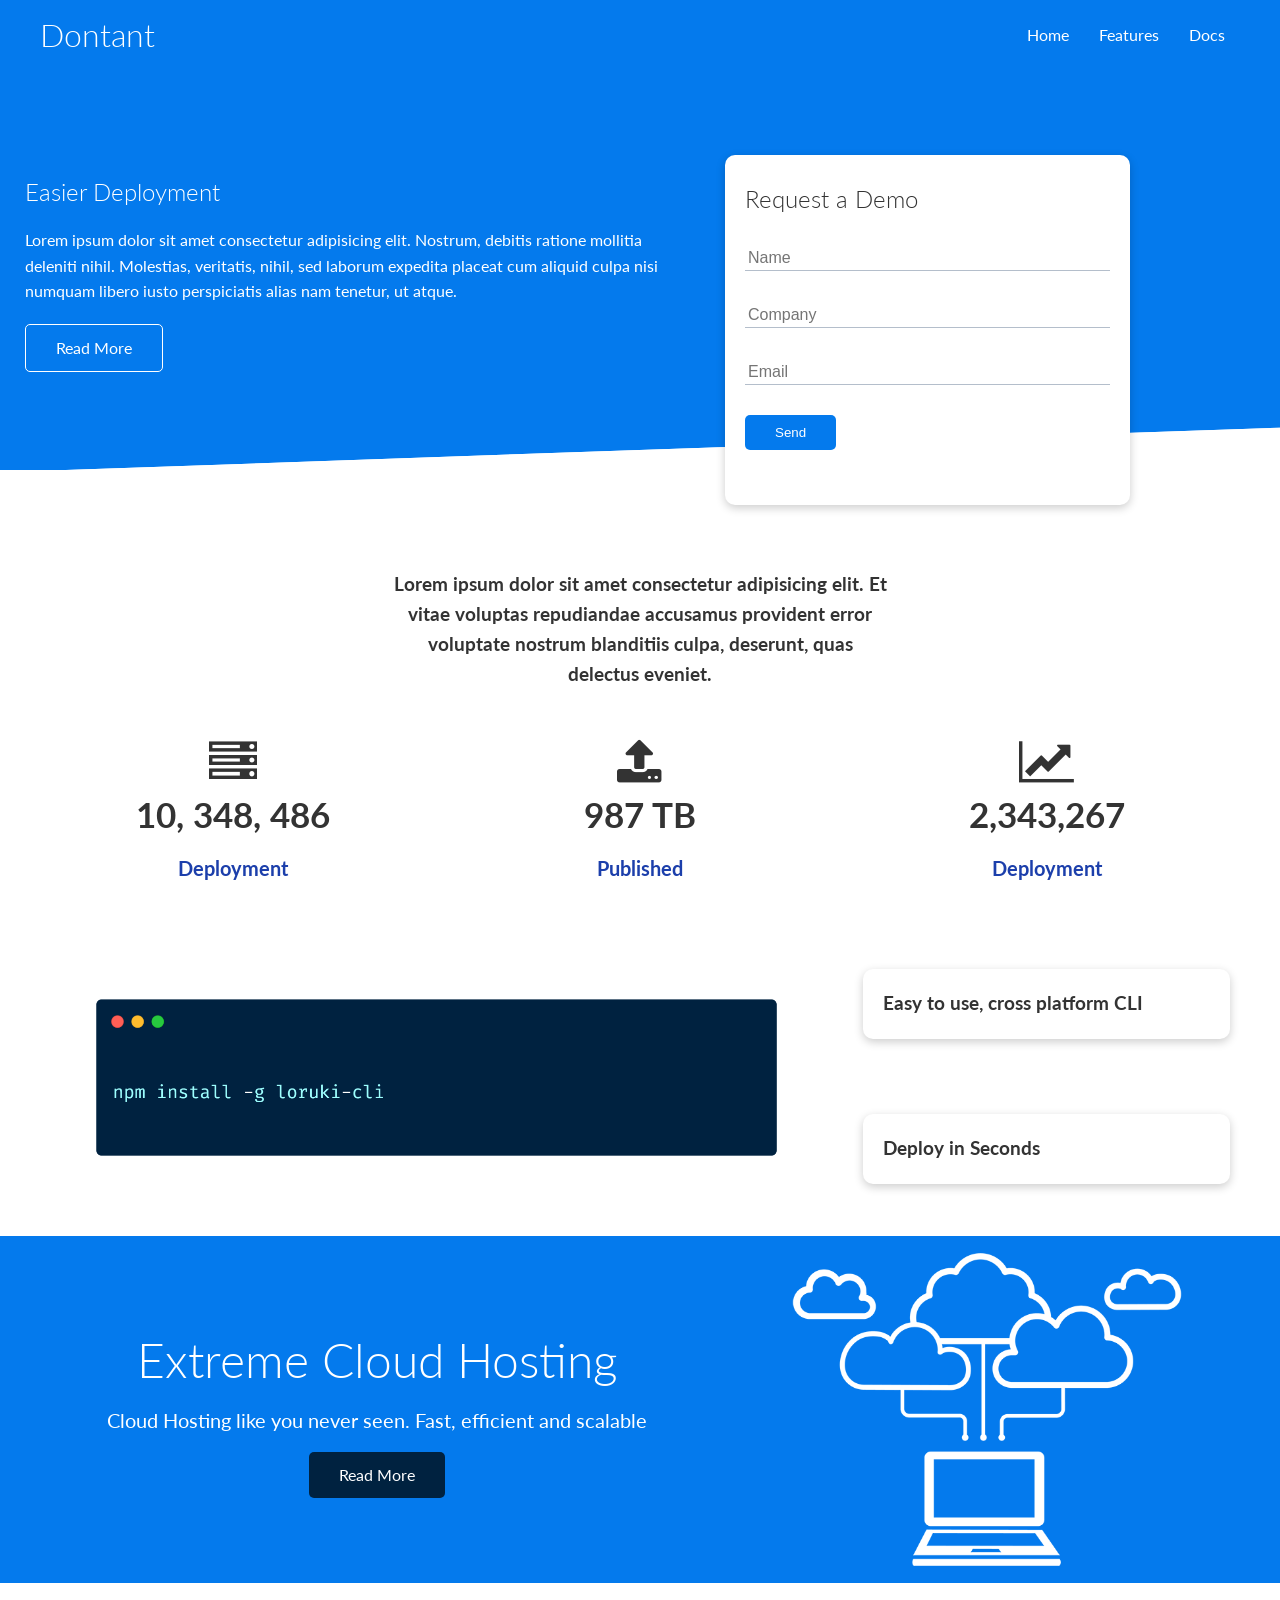
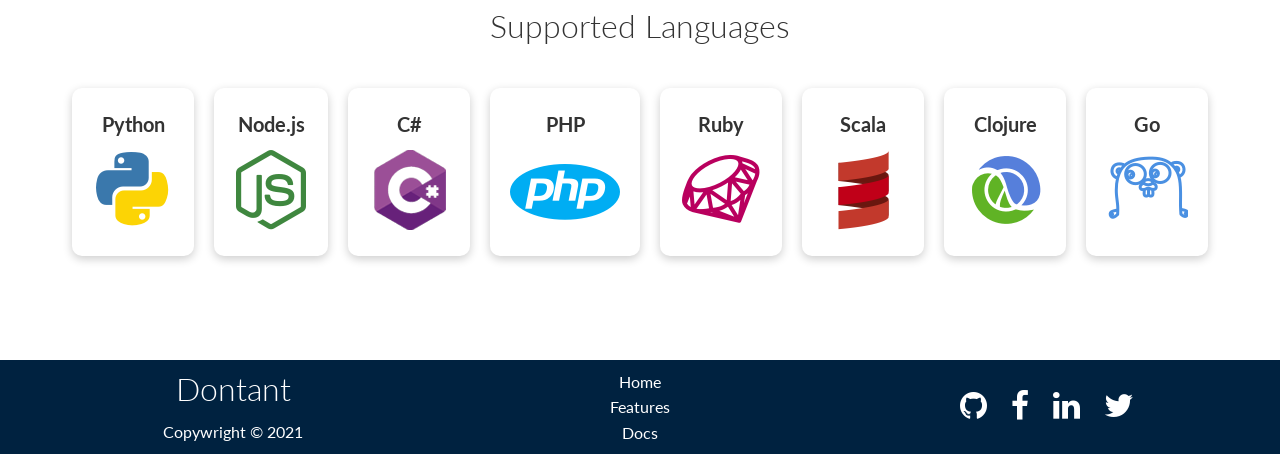
<file: index.html>
<!DOCTYPE html>
<html lang="en">
<head>

	<!-- Favicon -->
	<link rel="apple-touch-icon" sizes="180x180" href="Images/favicon/apple-touch-icon.png">
	<link rel="icon" type="image/png" sizes="32x32" href="Images/favicon/favicon-32x32.png">
	<link rel="icon" type="image/png" sizes="16x16" href="Images/favicon/favicon-16x16.png">
	<link rel="manifest" href="Images/favicon/site.webmanifest">
	<link rel="mask-icon" href="Images/favicon/safari-pinned-tab.svg" color="#5bbad5">
	<meta name="msapplication-TileColor" content="#da532c">
	<meta name="theme-color" content="#ffffff">


	<meta charset="UTF-8">
	<meta name="viewport" content="width=device-width, initial-scale=1.0">
	<link rel="stylesheet" href="CSS/styles.css">
	
	<link rel="stylesheet" href="https://stackpath.bootstrapcdn.com/font-awesome/4.7.0/css/font-awesome.min.css" integrity="sha384-wvfXpqpZZVQGK6TAh5PVlGOfQNHSoD2xbE+QkPxCAFlNEevoEH3Sl0sibVcOQVnN" crossorigin="anonymous">
	
	<title>Dontant | Cloud Hosting For Everyone</title>
</head>
<body>
	<!-- Navbar -->
	<div class="navbar">
		<div class="container flex">
			<h1 class="logo">Dontant</h1>
			<nav>
				<ul>
					<li><a href="index.html">Home</a></li>
					<li><a href="features.html">Features</a></li>
					<li><a href="docs.html">Docs</a></li>
				</ul>
			</nav>
		</div>
	</div>

	<!-- Showcase -->
	<section class="showcase">
		<div class="container grid">
			<div class="showcase-text">
				<h1>Easier Deployment</h1>
				<p>Lorem ipsum dolor sit amet consectetur adipisicing elit. Nostrum, debitis ratione mollitia deleniti nihil. Molestias, veritatis, nihil, sed laborum expedita placeat cum aliquid culpa nisi numquam libero iusto perspiciatis alias nam tenetur, ut atque.</p>
			    
			    <a href="features.html" class="btn btn-outline">Read More</a>
			</div>

		    <div class="showcase-form card">
		    	<h2>Request a Demo</h2>
		    	<form>
		    		<div class="form-control">
		            	<input type="text" name="name" placeholder="Name" required>
		    		</div>

		    		<div class="form-control">
		            	<input type="text" name="company" placeholder="Company" required>
		    		</div>

		    		<div class="form-control">
		            	<input type="email" name="email" placeholder="Email" required>
		    		</div>
					
					<input type="submit" value="Send" class="btn btn-primary">
		    	</form>
		    </div>
		</div>
	</section>	

	<!--Stats-->
	<div class="stats">
		<div class="container">
			<h3 class="stats-heading text-center my-1">
				Lorem ipsum dolor sit amet consectetur adipisicing elit. Et vitae voluptas repudiandae accusamus provident error voluptate nostrum blanditiis culpa, deserunt, quas delectus eveniet.
			</h3>

			<div class="grid grid-3 text-center my-4">
				<div>
					<i class="fa fa-server fa-3x"></i>
					
					<h3>10, 348, 486</h3>

					<p class="text-secondary">Deployment</p>
				</div>
				
				<div>
					<i class="fa fa-upload fa-3x"></i>
					
					<h3>987 TB</h3>

					<p class="text-secondary">Published</p>
				</div>
				
				<div>
					<i class='fa fa-line-chart fa-3x'></i>
					
					<h3>2,343,267</h3>

					<p class="text-secondary">Deployment</p>
				</div>
			</div>
		</div>
	</div>

	<!-- CLI -->
	<section class="cli">
		<div class="container grid">
			<img src="Images/cli.png" alt="">

			<div class="card">
				<h3>Easy to use, cross platform CLI</h3>
			</div>

			<div class="card">
				<h3>Deploy in Seconds</h3>
			</div>
		</div>
	</section>

	<section class="cloud bg-primary my-2 py-2">
		<div class="container grid">
			<div class="text-center">
				<h2 class="lg">Extreme Cloud Hosting</h2>
				<p class="lead my-1">Cloud Hosting like you never seen.
				Fast, efficient and scalable</p>
				<a href="features.html" class="btn btn-dark">Read More</a>
			</div>
			<img src="Images/cloud.png" alt="">
		</div>
	</section>

	<!-- Languages -->
	<section class="language">
		<h2 class="md text-center my-2">
			Supported Languages
		</h2>

		<div class="container flex">
			<div class="card">
				<h4>Python</h4>
				<img src="Images/Logos/python.png" alt="">
			</div>

			<div class="card">
				<h4>Node.js</h4>
				<img src="Images/Logos/node.png" alt="">
			</div>

			<div class="card">
				<h4>C#</h4>
				<img src="Images/Logos/csharp.png" alt="">
			</div>

			<div class="card">
				<h4>PHP</h4>
				<img src="Images/Logos/php.png" alt="">
			</div>

			<div class="card">
				<h4>Ruby</h4>
				<img src="Images/Logos/ruby.png" alt="">
			</div>

			<div class="card">
				<h4>Scala</h4>
				<img src="Images/Logos/scala.png" alt="">
			</div>

			<div class="card">
				<h4>Clojure</h4>
				<img src="Images/Logos/clojure.png" alt="">
			</div>

			<div class="card">
				<h4>Go</h4>
				<img src="Images/Logos/go.png" alt="">
			</div>
		</div>
	</section>

	<footer class="footer bg-dark py-5 text-center">
		<div class="container grid grid-3">
			<div>
				<h1>Dontant</h1>
				<p>Copywright &copy; 2021</p>
			</div>
			<nav>
				<ul class="hover">
					<li><a href="index.html">Home</a></li>
					<li><a href="features.html">Features</a></li>
					<li><a href="docs.html">Docs</a></li>
				</ul>
			</nav>

			<div class="social">
				<a href="#"><i class="fa fa-github fa-2x"></i></a>
				<a href="#"><i class="fa fa-facebook fa-2x"></i></a>
				<a href="#"><i class="fa fa-linkedin fa-2x"></i></a>
				<a href="#"><i class="fa fa-twitter fa-2x"></i></a>
			</div>
		</div>
	</footer>	
</body>
</html>
</file>
<file: CSS/styles.css>
@import url('https://fonts.googleapis.com/css2?family=Lato:wght@300&display=swap');

:root
{
	--primary-color: #047aed;
	--secondary-color: #1c3faB;
	--dark-color: #002240;
	--light-color: #f4f4f4;
	--success-color: #5cb85c;
	--error-color: #d9534f;
}
	
a
{
	text-decoration: none;	
}

*
{
	padding: 0;
	margin: 0;
	box-sizing: border-box;
}

body
{
	font-family: 'Lato', sans-serif;
	color: #333;
	line-height: 1.6;
}

/*Navbar Styling*/
ul
{
	list-style-type: none;
}

li a
{
	text-decoration: none;
	color: #333;
}

h1, h2
{
	font-weight: 300;
	line-height: 1.2;
	margin: 10px 0;
}

p
{
	margin: 10px 0;
}

img
{
	width: 100%;
}

.navbar
{
	background-color: var(--primary-color);
	color: #fff;
	height: 70px;
}

.navbar .flex
{
	justify-content: space-between;
}

.navbar ul
{
	display: flex;
}

.navbar a
{
	color: #fff;
	padding: 10px;
	margin: 0 5px;
}

.navbar a:hover, .navbar a:active
{
	border-bottom: 2px solid white;
}

/*Showcase*/
.showcase
{
	background-color: var(--primary-color);
	height: 400px;
	color: #fff;
	position: relative;
}

.showcase p
{
	margin: 20px 0;
}

.showcase-text
{
	animation: slidefromTop 1s ease-out;
}

.showcase .grid
{
	grid-template-columns: 55% 45%;
	grid-gap: 30px;
	overflow: visible;
}

.showcase h1
{
	font-size: 40px: 
}

.showcase-form
{
	animation: slidefromBottom 1s ease-out;
	width: 75%;
	padding: 40px;
	position: relative;
	top: 60px;
	height: 350px;
	z-index: 100;
}

.showcase-form .form-control
{
	margin: 30px 0;
}

.showcase-form input[type="text"], .showcase-form input[type="email"]
{
	border: 0;
	border-bottom: 1px solid #b4becb;
	width: 100%;
	padding: 3px;
	font-size: 16px;
}

.showcase-form input:focus
{
	outline: none;
}

.showcase::before, .showcase::after
{
	content: '';
	position: absolute;
	height: 100px;
	bottom: -80px;
	right: 0;
	left: 0;
	background-color: #fff;
	transform: skewY(-2deg);
	-webkit-transform: skewY(-2deg);
	-moz-transform: skewY(-2deg);
	-ms-transform: skewY(-2deg);
	z-index :1;
}

.stats
{
	animation: slidefromLeft 1s ease-out;
	padding-top: 100px;
}

.stats-heading
{
	display: block;
	max-width: 500px;
	margin: auto !important;
}

.stats .grid h3
{
	font-size: 35px;
}

.stats .grid p
{
	font-size: 20px;
	font-weight: bold;
}



/*Utilities*/
.container
{
	max-width: 100%;
	margin: 0 auto;
	overflow: auto;
	padding: 0 40px;
}

.flex
{
	display: flex;
	justify-content: center;
	align-items: center;
	height: 100%;
}

.grid
{
	display: grid;
	grid-template-columns: repeat(2, 1fr);
	grid-gap: 20px;
	justify-content: center;
	align-items: center;
	height: 100%;
}

.text-center
{
	text-align: center;
}

.grid-3
{
	grid-template-columns: repeat(3, 1fr);
}

.card
{
	color: #333;
	background-color: #fff;
	border-radius: 10px;
	box-shadow: 0 3px 10px rgba(0, 0, 0, 0.2);
	padding: 20px;
	margin: 10px; 

}

.btn
{
	display: inline-block;
	padding: 10px 30px;
	cursor: pointer;
	background-color: var(--primary-color);
	color: #fff;
	border: none;
	border-radius: 5px;
}

.btn-outline
{
	background-color: transparent;
	border: 1px solid #fff;
}

.btn:hover, .btn:active
{
	transform: scale(0.98);
}


.cli .grid
{
	grid-template-columns: repeat(3, 1fr);
	grid-template-rows: repeat(2, 1fr)
}

.cli .grid >*:first-child
{
	grid-column: 1 / span 2;
	grid-row: 1 / span 2;
}

/*Cloud*/

.cloud .grid
{
	grid-template-columns: 4fr 3fr;
}

.language .card
{
	text-align: center;
	margin: 18px 10px 40px;
	transition: transform 0.2s ease;
}

.language .flex
{
	flex-wrap: wrap;
}

.language .card h4
{
	font-size: 20px;
	margin-bottom: 10px;
}

.language .card:hover, .language .card:active
{
	transform: translateY(-15px);
}

/*feature*/
.features-head .grid
{
	margin: -32px;
}

.features-head img
{
	width: 200px;
	justify-self: flex-end; 
}

.features-sub-head img,
.docs-head img
{
	width: 200px;
	justify-self: flex-end; 
}

.features-main .card > i
{
	margin-right: 20px;
}

.features-main .grid
{
	padding: 20px;
}

.features-main .grid > *:first-child
{
	grid-column: 1 / span 3;
}

.features-main .grid > *:nth-child(2)
{
	grid-column: 1 / span 2;
}

.docs-head .grid
{
	margin-top: -32\px;
}

.social a
{
	color: #fff;
}

/*Docs*/
.docs-main h3
{
	margin: 20px 0;

}

.docs-main .grid
{
	grid-template-columns: 1fr 2fr;
	align-items: flex-start;
}

.docs-main nav li
{
	font-size: 17px;
	padding-bottom: 5px;
	margin-bottom: 5px;
	border-bottom: 1px solid #ccc;
}

.docs-main li a:hover, .docs-main li a:active
{
	font-weight: bold;
}
/*Footer*/
.footer
{
	position: absolute;
	width: 100%;
}

.footer .social a
{
	margin:	0 10px;
}

.bg-primary, .btn-primary
{
	background-color: var(--primary-color);
	color: #fff;
}

.bg-dark, .btn-dark
{
	background-color: var(--dark-color);
	color: #fff;
}

.bg-light, .btn-light
{
	background-color: var(--light-color);
	color: #333;
}

.text-primary
{
	color: var(--primary-color);
}

.text-secondary
{
	color: var(--secondary-color);
}

.text-dark
{
	color: var(--dark-color);
}

.text-light
{
	color: var(--light-color);
}
.footer li a
{
	color: #fff;
}

.hover:hover, .hover:active
{
	color: grey;
}

.social a:hover, .social a:active
{
	color: grey;
	transition: color 0.3s;
}

.alert
{
	background-color: var(--light-color);
	padding: 10px 20px;
	font-weight: bold;
	margin: 15px 0;
}

.alert i
{
	margin-right: 10px;
}

.alert-success
{
	background-color: var(--success-color);
	color: #fff;
}

.alert-error
{
	background-color: var(--error-color);
}

code, pre
{
	background-color: #333;
	color: #fff;
	padding: 10px;
}
.lead
{
	font-size: 20px;	
}
.sm
{
	font-size: 1rem;
}

.md
{
	font-size: 2rem;
}

.lg
{
	font-size: 3rem;
}

.xl
{
	font-size: 4rem;
}
/*Margin and Padding*/
.my-1
{
	margin: 1rem 0;	
}

.my-2
{
	margin: 1.5rem 0;
}

.my-3
{
	margin: 2rem 0;
}

.my-4
{
	margin: 3rem 0;
}

.my-5
{
	margin: 4rem 0;
}


.m-1
{
	margin: 1rem 0;	
}

.m-2
{
	margin: 1.5rem;
}

.m-3
{
	margin: 2rem;
}

.m-4
{
	margin: 3rem;
}

.m-5
{
	margin: 4rem;
}


.py-1
{
	margin: 1rem 0;	
}

.py-2
{
	margin: 1.5rem 0;
}

.py-3
{
	margin: 2rem 0;
}

.py-4
{
	margin: 3rem 0;
}

.py-5
{
	margin: 4rem 0;
}


.p-1
{
	padding: 1rem 0;	
}

.p-2
{
	padding: 1.5rem;
}

.p-3
{
	padding: 2rem;
}

.p-4
{
	padding: 3rem;
}

.p-5
{
	padding: 4rem;
}

/*Animation*/
@keyframes slidefromLeft
{
	0%
	{
		transform: translateX(-100%);
		opacity: 0;
	}

	100%
	{
		transform: translateX(0);
		opacity: 1;
	}
}

@keyframes slidefromRight
{
	0%
	{
		transform: translateX(100%);
		opacity: 0;
	}

	100%
	{
		transform: translateX(0);
		opacity: 1;
	}
}

@keyframes slidefromTop
{
	0%
	{
		transform: translateY(-100%);
		opacity: 0;
	}

	100%
	{
		transform: translateY(0);
		opacity: 1;
	}
}

@keyframes slidefromBottom
{
	0%
	{
		transform: translateY(100%);
		opacity: 0;
	}

	100%
	{
		transform: translateY(0);
		opacity: 1;
	}
}

/*Media Queries*/
@media (max-width: 996px)
{
	.features-main .grid >*:first-child,
	.features-main .grid > *:nth-child(2)
	{
		grid-column: unset;
	}

	.features-main .grid
	{
		grid-template-columns: 1fr;
		grid-template-rows: 1fr;
	}

}

@media (max-width: 768px)
{
	.grid, 
	.showcase .grid,
	.stats .grid,
	.cli .grid,
	.cloud .grid,
	.docs-main .grid
	{
		grid-template-columns: 1fr;
		grid-template-rows: 1fr;
	}

	.showcase 
	{
		height: auto;
	}

	.showcase-text
	{
		text-align: center;
		margin-top: 40px;
	}

	.showcase-form
	{
		justify-self: center;
	}
	.features-head,
	.features-sub-head,
	.docs.head
	{
		text-align: center;
	}

	.features-head img,
	.features-sub-head img,
	.docs.head img
	{
		justify-self: center; 
	}

}

@media (max-width: 500px)
{
	.navbar
	{
		height: 110px;
	}

	.navbar ul
	{
		padding: 10px;
		background-color: rgba(0, 0, 0, 0.1);
	}
	.cli .grid > *:first-child
	{
		grid-column: 1;
		grid-row: 1; 	
	}
}

@media (max-width: 459px)
{
	.navbar .flex
	{
		flex-direction: column;
	}	
}
</file>
